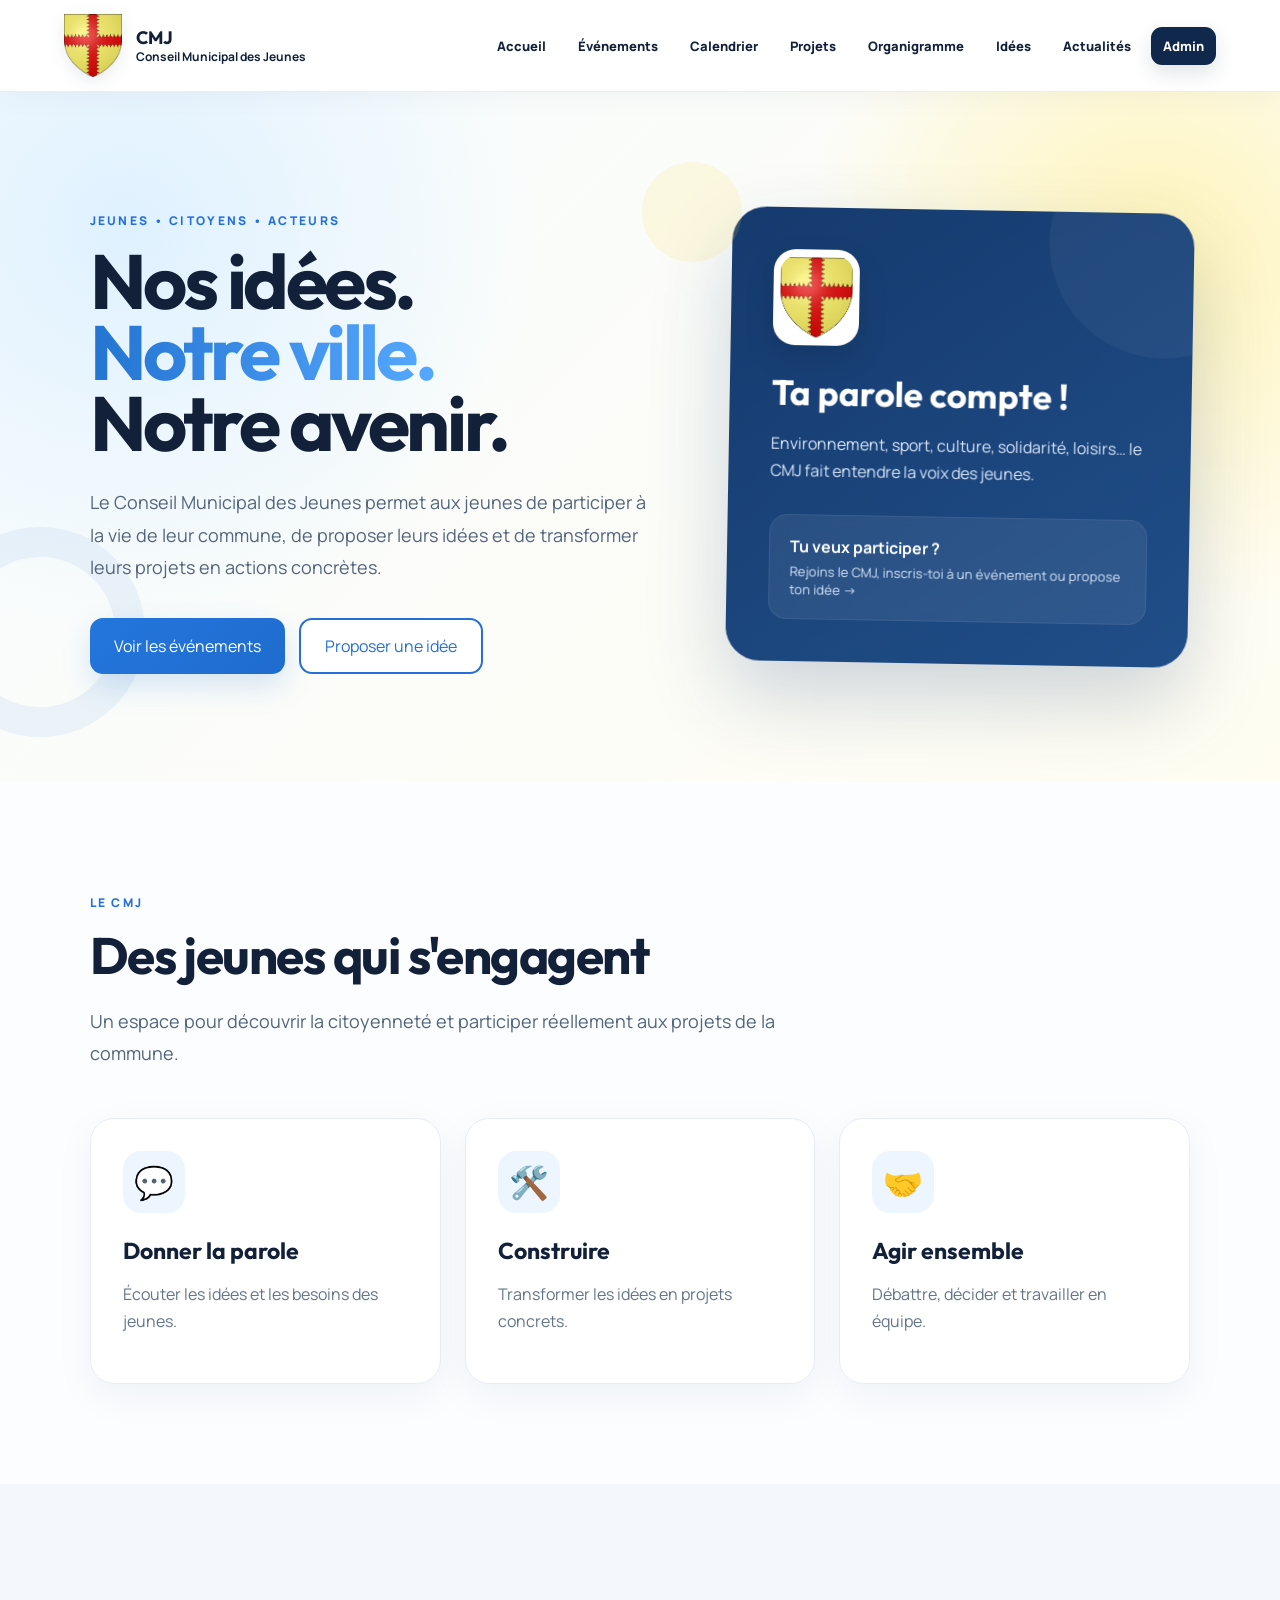
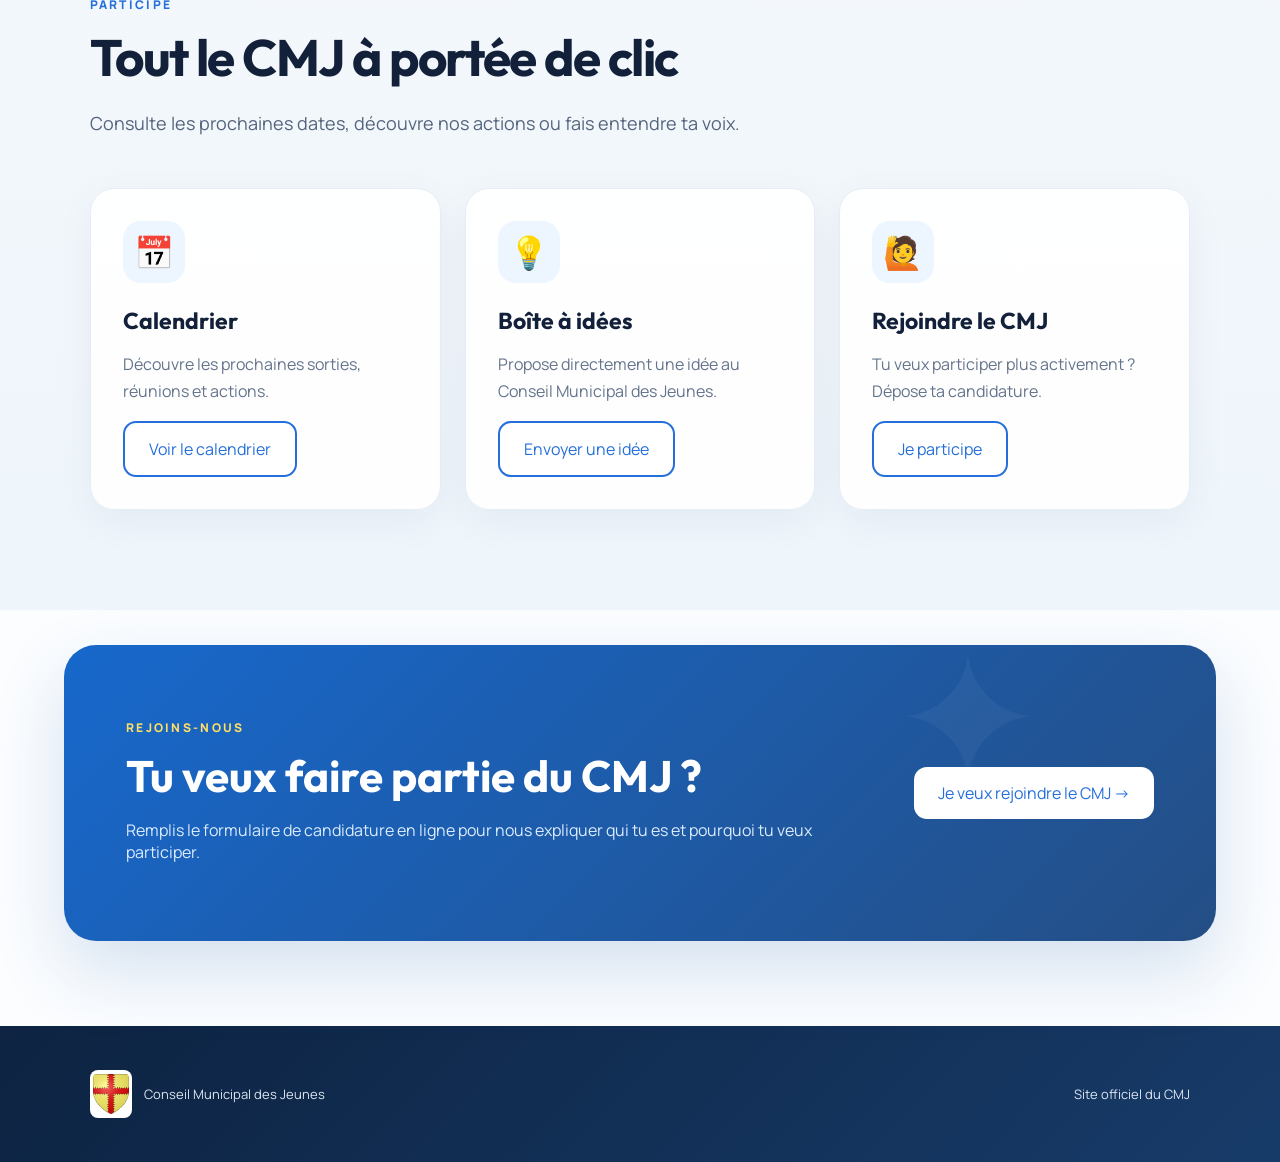
<file: index.html>
<!doctype html><html lang="fr"><head><meta charset="utf-8"><meta name="viewport" content="width=device-width,initial-scale=1"><title>CMJ | Conseil Municipal des Jeunes</title><meta name="description" content="Site du Conseil Municipal des Jeunes"><link rel="stylesheet" href="style.css"></head><body><header class="header"><a class="brand" href="index.html"><img class="city-logo" src="logo-ville.png" alt="Blason de la ville"><span><b>CMJ</b><br>Conseil Municipal des Jeunes</span></a><button class="menu" aria-label="Menu">☰</button><nav><a href="index.html">Accueil</a><a href="evenements.html">Événements</a><a href="calendrier.html">Calendrier</a><a href="projets.html">Projets</a><a href="organigramme.html">Organigramme</a><a href="idees.html">Idées</a><a href="actualites.html">Actualités</a><a class="admin-link" href="admin.html">Admin</a></nav></header><main><section class="hero" id="accueil"><div><p class="kicker">JEUNES • CITOYENS • ACTEURS</p><h1>Nos idées.<br><span>Notre ville.</span><br>Notre avenir.</h1><p class="intro">Le Conseil Municipal des Jeunes permet aux jeunes de participer à la vie de leur commune, de proposer leurs idées et de transformer leurs projets en actions concrètes.</p><div class="buttons"><a class="btn primary" href="evenements.html">Voir les événements</a><a class="btn outline" href="idees.html">Proposer une idée</a></div></div><div class="hero-card"><img class="hero-crest" src="logo-ville.png" alt="Blason de la ville"><h2>Ta parole compte !</h2><p>Environnement, sport, culture, solidarité, loisirs… le CMJ fait entendre la voix des jeunes.</p><div class="mini"><strong>Tu veux participer ?</strong><span>Rejoins le CMJ, inscris-toi à un événement ou propose ton idée →</span></div></div></section><section class="section"><p class="kicker">LE CMJ</p><h2>Des jeunes qui s'engagent</h2><p class="section-intro">Un espace pour découvrir la citoyenneté et participer réellement aux projets de la commune.</p><div class="grid3"><article><span>💬</span><h3>Donner la parole</h3><p>Écouter les idées et les besoins des jeunes.</p></article><article><span>🛠️</span><h3>Construire</h3><p>Transformer les idées en projets concrets.</p></article><article><span>🤝</span><h3>Agir ensemble</h3><p>Débattre, décider et travailler en équipe.</p></article></div></section><section class="section projects"><p class="kicker">PARTICIPE</p><h2>Tout le CMJ à portée de clic</h2><p class="section-intro">Consulte les prochaines dates, découvre nos actions ou fais entendre ta voix.</p><div class="grid3"><article><span>📅</span><h3>Calendrier</h3><p>Découvre les prochaines sorties, réunions et actions.</p><a class="btn outline" href="calendrier.html">Voir le calendrier</a></article><article><span>💡</span><h3>Boîte à idées</h3><p>Propose directement une idée au Conseil Municipal des Jeunes.</p><a class="btn outline" href="idees.html">Envoyer une idée</a></article><article><span>🙋</span><h3>Rejoindre le CMJ</h3><p>Tu veux participer plus activement ? Dépose ta candidature.</p><a class="btn outline" href="inscription.html">Je participe</a></article></div></section><section class="idea"><div><p class="kicker">REJOINS-NOUS</p><h2>Tu veux faire partie du CMJ ?</h2><p>Remplis le formulaire de candidature en ligne pour nous expliquer qui tu es et pourquoi tu veux participer.</p></div><a class="btn white" href="inscription.html">Je veux rejoindre le CMJ →</a></section></main><footer><div><img class="footer-crest" src="logo-ville.png" alt="Blason de la ville"><p>Conseil Municipal des Jeunes</p></div><p>Site officiel du CMJ</p></footer><script src="script.js"></script></body></html>
</file>
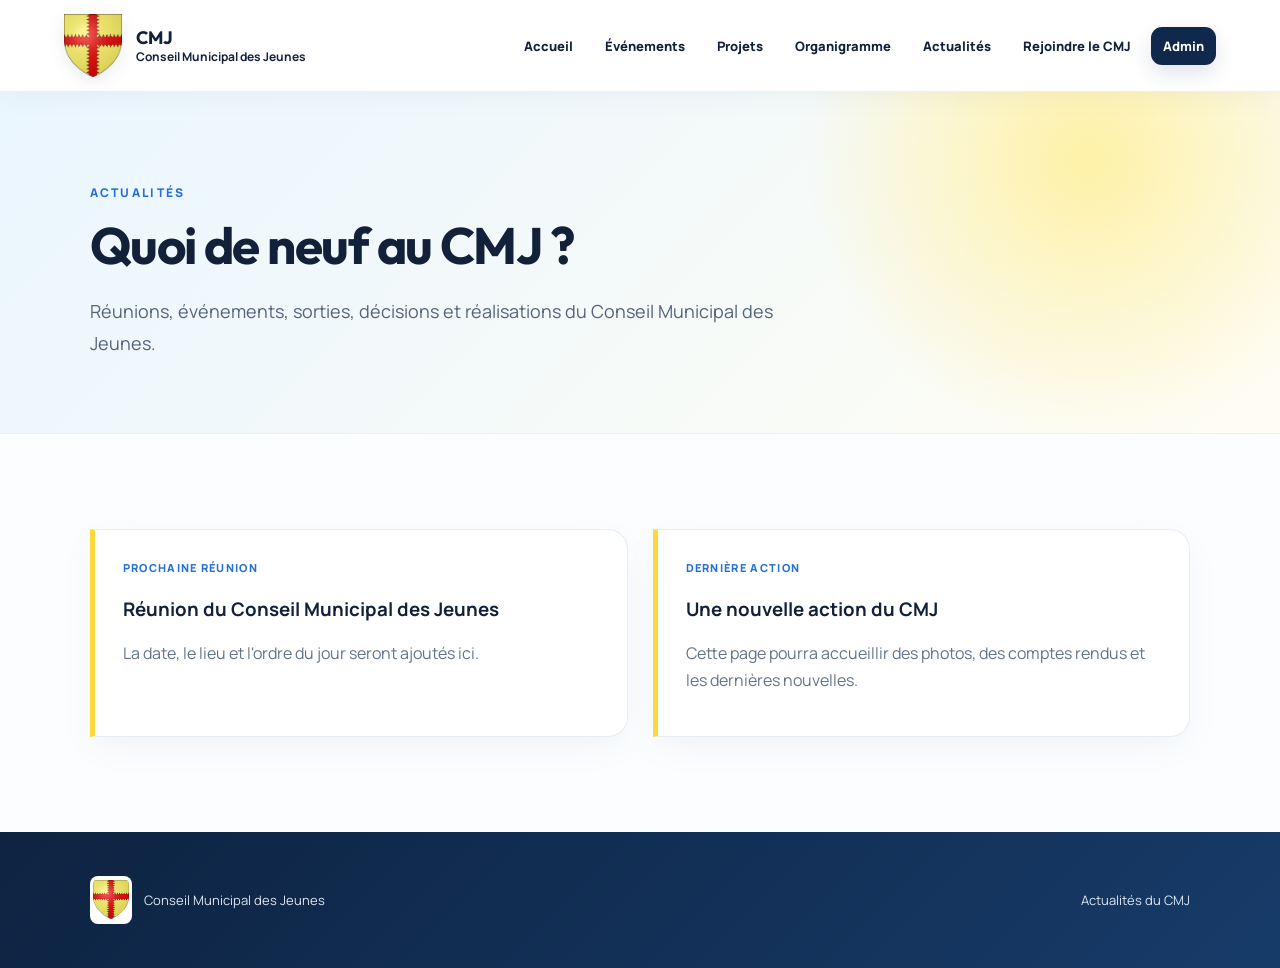
<file: actualites.html>
<!doctype html><html lang="fr"><head><meta charset="utf-8"><meta name="viewport" content="width=device-width,initial-scale=1"><title>Actualités | CMJ</title><link rel="stylesheet" href="style.css"></head><body><header class="header"><a class="brand" href="index.html"><img class="city-logo" src="logo-ville.png" alt="Blason de la ville"><span><b>CMJ</b><br>Conseil Municipal des Jeunes</span></a><button class="menu">☰</button><nav><a href="index.html">Accueil</a><a href="evenements.html">Événements</a><a href="projets.html">Projets</a><a href="organigramme.html">Organigramme</a><a href="actualites.html">Actualités</a><a href="inscription.html">Rejoindre le CMJ</a><a class="admin-link" href="admin.html">Admin</a></nav></header><main><section class="page-hero"><p class="kicker">ACTUALITÉS</p><h1>Quoi de neuf au CMJ ?</h1><p class="intro">Réunions, événements, sorties, décisions et réalisations du Conseil Municipal des Jeunes.</p></section><section class="page-wrap"><div class="news"><article><time>PROCHAINE RÉUNION</time><h3>Réunion du Conseil Municipal des Jeunes</h3><p>La date, le lieu et l'ordre du jour seront ajoutés ici.</p></article><article><time>DERNIÈRE ACTION</time><h3>Une nouvelle action du CMJ</h3><p>Cette page pourra accueillir des photos, des comptes rendus et les dernières nouvelles.</p></article></div></section></main><footer><div><img class="footer-crest" src="logo-ville.png" alt="Blason de la ville"><p>Conseil Municipal des Jeunes</p></div><p>Actualités du CMJ</p></footer><script src="script.js"></script></body></html>
</file>
<file: style.css>
@import url('https://fonts.googleapis.com/css2?family=Manrope:wght@400;500;600;700;800&family=Outfit:wght@600;700;800&display=swap');
:root{--navy:#10284b;--blue:#246fdb;--blue2:#5aa8ff;--yellow:#ffd83d;--red:#e72b32;--ink:#12203a;--muted:#64748b;--line:#e6edf5;--soft:#f5f8fc;--shadow:0 20px 60px rgba(16,40,75,.10)}*{box-sizing:border-box}html{scroll-behavior:smooth}body{margin:0;font-family:Manrope,system-ui,sans-serif;color:var(--ink);background:#fbfdff;overflow-x:hidden}a{text-decoration:none;color:inherit}.header{height:92px;padding:0 max(5vw,24px);display:flex;align-items:center;justify-content:space-between;border-bottom:1px solid rgba(16,40,75,.08);position:sticky;top:0;background:rgba(255,255,255,.88);backdrop-filter:blur(18px);z-index:50;box-shadow:0 6px 25px rgba(16,40,75,.04)}.brand{display:flex;align-items:center;gap:14px;font-size:12px;font-weight:700;line-height:1.25}.brand b{font-family:Outfit;font-size:18px}.city-logo{width:58px;height:66px;object-fit:contain;filter:drop-shadow(0 5px 8px #10284b18)}.header nav{display:flex;gap:8px;font-weight:800;font-size:13px;align-items:center}.header nav a{padding:10px 12px;border-radius:11px;transition:.25s}.header nav a:hover{background:#edf5ff;color:var(--blue);transform:translateY(-1px)}.admin-link{background:var(--navy)!important;color:white!important;box-shadow:0 8px 20px #10284b20}.menu{display:none;border:0;background:#edf5ff;border-radius:12px;padding:8px 12px;font-size:25px;color:var(--navy)}.hero{min-height:690px;padding:100px max(7vw,30px);display:grid;grid-template-columns:1.1fr .9fr;gap:75px;align-items:center;position:relative;background:radial-gradient(circle at 10% 20%,#dff1ff 0,transparent 32%),radial-gradient(circle at 90% 25%,#fff4b8 0,transparent 28%),linear-gradient(135deg,#f8fcff,#fffdf2)}.hero:before,.hero:after{content:'';position:absolute;border-radius:50%;pointer-events:none}.hero:before{width:150px;height:150px;border:30px solid #2474d212;left:-65px;bottom:45px}.hero:after{width:100px;height:100px;background:#ffd83d22;right:42%;top:70px}.kicker{font-size:12px;font-weight:900;letter-spacing:.19em;color:var(--blue);text-transform:uppercase}.hero h1{font-family:Outfit;font-size:clamp(52px,6vw,88px);line-height:.92;margin:17px 0 28px;letter-spacing:-.045em}.hero h1 span{background:linear-gradient(90deg,#2474d2,#55a8ff);-webkit-background-clip:text;color:transparent}.intro,.section-intro{font-size:18px;line-height:1.8;color:#53647c;max-width:720px}.buttons{display:flex;gap:14px;margin-top:34px}.btn{display:inline-flex;align-items:center;justify-content:center;padding:15px 24px;border-radius:13px;font-weight:800;border:0;cursor:pointer;font:inherit;transition:.25s}.btn:hover{transform:translateY(-2px);box-shadow:0 10px 25px #10284b20}.btn[disabled]{opacity:.55;cursor:not-allowed}.primary{background:linear-gradient(135deg,#2376dd,#1e63c2);color:white;box-shadow:0 12px 30px #2474d22d}.outline{border:2px solid var(--blue);color:var(--blue);background:#fff}.outline-light{border:2px solid #ffffff66;color:white;background:transparent}.hero-card{position:relative;background:linear-gradient(145deg,#153a6e,#204e88);color:white;padding:42px;border-radius:34px;box-shadow:0 35px 80px #173a6e35;transform:rotate(1deg);overflow:hidden}.hero-card:after{content:'';position:absolute;width:230px;height:230px;border-radius:50%;background:#ffffff0b;right:-85px;top:-85px}.hero-card h2{font-family:Outfit;font-size:35px;margin:20px 0 10px}.hero-card p{line-height:1.7;color:#dce9fb}.hero-crest{width:86px;height:96px;object-fit:contain;background:#fff;border-radius:22px;padding:7px;box-shadow:0 12px 30px #0002}.mini{margin-top:30px;background:#ffffff12;border:1px solid #ffffff12;padding:20px;border-radius:18px;display:flex;flex-direction:column;gap:5px;backdrop-filter:blur(8px)}.mini span{font-size:13px;color:#dce9fb}.section{padding:100px max(7vw,30px)}.section>h2,.page-hero h1{font-family:Outfit;font-size:clamp(38px,4vw,58px);margin:10px 0 18px;letter-spacing:-.03em}.grid3,.project-grid{display:grid;grid-template-columns:repeat(3,1fr);gap:24px;margin-top:48px}.grid3 article,.panel{padding:32px;border:1px solid var(--line);border-radius:24px;background:rgba(255,255,255,.95);box-shadow:0 12px 40px rgba(16,40,75,.05);transition:.25s}.grid3 article:hover,.project-grid article:hover{transform:translateY(-6px);box-shadow:var(--shadow)}.grid3 span{display:grid;place-items:center;width:62px;height:62px;border-radius:18px;background:#edf6ff;font-size:32px}.grid3 h3,.project-grid h3{font-family:Outfit;font-size:23px;margin-bottom:8px}.grid3 p,.project-grid p,.news p,.panel p{color:var(--muted);line-height:1.7}.projects{background:linear-gradient(180deg,#f4f8fc,#eef5fb)}.project-grid article{background:white;border:1px solid #e8eef5;border-radius:25px;padding:20px;box-shadow:0 12px 35px #1e3a5f0c;transition:.25s}.pic{height:160px;border-radius:18px;background:linear-gradient(145deg,#e5f3ff,#f5fbff);display:grid;place-items:center;font-size:58px;margin-bottom:20px}.project-grid small,.news time{font-weight:900;font-size:11px;letter-spacing:.12em;color:var(--blue)}.project-grid b{font-size:12px;color:#3b8d63}.news{display:grid;grid-template-columns:1fr 1fr;gap:25px;margin-top:40px}.news article{border:1px solid var(--line);border-left:5px solid var(--yellow);padding:25px 28px;background:white;border-radius:0 20px 20px 0;box-shadow:0 12px 35px #10284b0a}.idea{margin:35px max(5vw,20px) 85px;background:linear-gradient(135deg,#1768cc,#244e85);color:white;border-radius:32px;padding:62px;display:flex;align-items:center;justify-content:space-between;gap:30px;box-shadow:0 30px 70px #1c5ba32b;position:relative;overflow:hidden}.idea:after{content:'✦';position:absolute;font-size:180px;color:#ffffff0b;right:15%;top:-55px}.idea .kicker{color:#ffdf63}.idea h2{font-family:Outfit;font-size:44px;margin:8px 0}.idea p:last-child{color:#dcecff}.white{background:white;color:var(--blue);white-space:nowrap}.page-hero{padding:80px max(7vw,30px) 55px;background:radial-gradient(circle at 85% 20%,#fff1a7 0,transparent 25%),linear-gradient(135deg,#eaf6ff,#fffdf3);border-bottom:1px solid #edf1f5}.page-wrap{padding:55px max(7vw,30px) 95px}.two-col{display:grid;grid-template-columns:1fr 1fr;gap:24px}.info-card{padding:30px;border-radius:22px;background:#f4f8fc}.info-card strong{display:block;margin-bottom:8px}.form-panel{margin-top:28px}.form-grid{display:grid;gap:16px}.form-grid label{display:grid;gap:7px;font-weight:750;color:#26364f}.form-grid input,.form-grid textarea,.form-grid select{width:100%;padding:14px 15px;border:1px solid #ccd7e5;border-radius:12px;font:inherit;background:#fbfdff;transition:.2s}.form-grid input:focus,.form-grid textarea:focus,.form-grid select:focus{outline:none;border-color:#5a9ee8;box-shadow:0 0 0 4px #2474d212;background:#fff}.form-grid textarea{min-height:150px;resize:vertical}.consent{display:flex!important;grid-template-columns:auto 1fr!important;align-items:flex-start;gap:10px!important;font-weight:500!important;color:#667085!important}.consent input{width:auto;margin-top:4px}.form-message{margin:4px 0 0;font-size:14px;font-weight:700;color:#237347}.form-message.error{color:#b42318}.notice{padding:18px;border-radius:15px;background:#fff8d9;border:1px solid #f3df8b;color:#5f5220}.admin-box{max-width:560px;margin:0 auto;padding:36px;border-radius:25px;background:linear-gradient(145deg,#10284b,#183d70);color:white;box-shadow:var(--shadow)}.admin-box p{color:#d5e0ef}.admin-box label{display:grid;gap:5px;margin-bottom:12px;font-weight:700}.admin-box input{width:100%;padding:14px;border-radius:11px;border:0}.admin-actions{display:flex;gap:12px;flex-wrap:wrap;margin-top:12px}.admin-note{margin-top:20px;font-size:13px!important}.admin-top{display:flex;justify-content:space-between;align-items:center;gap:20px;margin-bottom:25px}.admin-top h2{font-family:Outfit;font-size:38px;margin:5px 0}.admin-grid{display:grid;grid-template-columns:1fr 1fr;gap:24px}.admin-grid-lower{margin-top:24px}.admin-list{display:grid;gap:12px;max-height:580px;overflow:auto}.admin-row{border:1px solid #e5eaf0;border-radius:15px;padding:16px;display:flex;justify-content:space-between;align-items:flex-start;gap:15px;background:#fbfdff}.admin-row strong{display:block}.admin-row small{display:block;color:#778399;margin-top:4px}.admin-row p{margin:8px 0 0!important;font-size:14px}.small-btn{border:0;border-radius:9px;padding:8px 11px;background:var(--navy);color:white;font-weight:700;cursor:pointer}.event-preview{margin-top:38px;padding:30px;border-radius:24px;background:white;display:flex;justify-content:space-between;align-items:center;gap:25px;box-shadow:var(--shadow);border:1px solid var(--line)}.event-preview h3{font-family:Outfit;font-size:27px;margin:8px 0}.event-preview p{color:#667085;max-width:700px}.event-date{display:inline-block;padding:7px 11px;border-radius:999px;background:#fff3b8;color:#705e00;font-size:12px;font-weight:900;text-transform:uppercase;letter-spacing:.08em}.event-card{display:grid;grid-template-columns:250px 1fr;border:1px solid #e4e9f0;border-radius:26px;overflow:hidden;background:#fff;box-shadow:var(--shadow);margin-bottom:26px;transition:.25s}.event-card:hover{transform:translateY(-4px)}.event-visual{display:grid;place-items:center;min-height:290px;background:linear-gradient(145deg,#ffef8a,#ffd43b);font-size:72px}.event-content{padding:36px}.event-content h2{font-family:Outfit;font-size:31px;margin:12px 0}.event-content p{color:#667085;line-height:1.7}.event-meta{display:flex;gap:18px;flex-wrap:wrap;margin:20px 0;color:#516078;font-weight:700}.event-register-form{margin-top:24px;padding-top:24px;border-top:1px solid #e5eaf0}.footer-crest{width:42px;height:48px;object-fit:contain;background:white;border-radius:8px;padding:3px}footer{padding:44px max(7vw,30px);background:linear-gradient(135deg,#0d2341,#173b69);color:#dce5f1;display:flex;justify-content:space-between;align-items:center;font-size:13px}footer>div{display:flex;align-items:center;gap:12px}@media(max-width:1100px){.header nav{gap:2px;font-size:12px}.header nav a{padding:9px 8px}}@media(max-width:900px){.admin-grid{grid-template-columns:1fr}.header nav{display:none;position:absolute;top:92px;left:0;right:0;background:white;padding:25px;flex-direction:column;box-shadow:0 15px 30px #0001}.header.open nav{display:flex}.menu{display:block}.hero{grid-template-columns:1fr;padding-top:65px}.hero-card{transform:none}.grid3,.project-grid,.news,.two-col{grid-template-columns:1fr}.idea{padding:40px 30px;flex-direction:column;align-items:flex-start}.idea h2{font-size:35px}.event-preview{align-items:flex-start;flex-direction:column}.event-card{grid-template-columns:1fr}.event-visual{min-height:190px}.admin-top{align-items:flex-start;flex-direction:column}footer{flex-direction:column;align-items:flex-start;gap:20px}.buttons{flex-direction:column;align-items:flex-start}}
</file>
